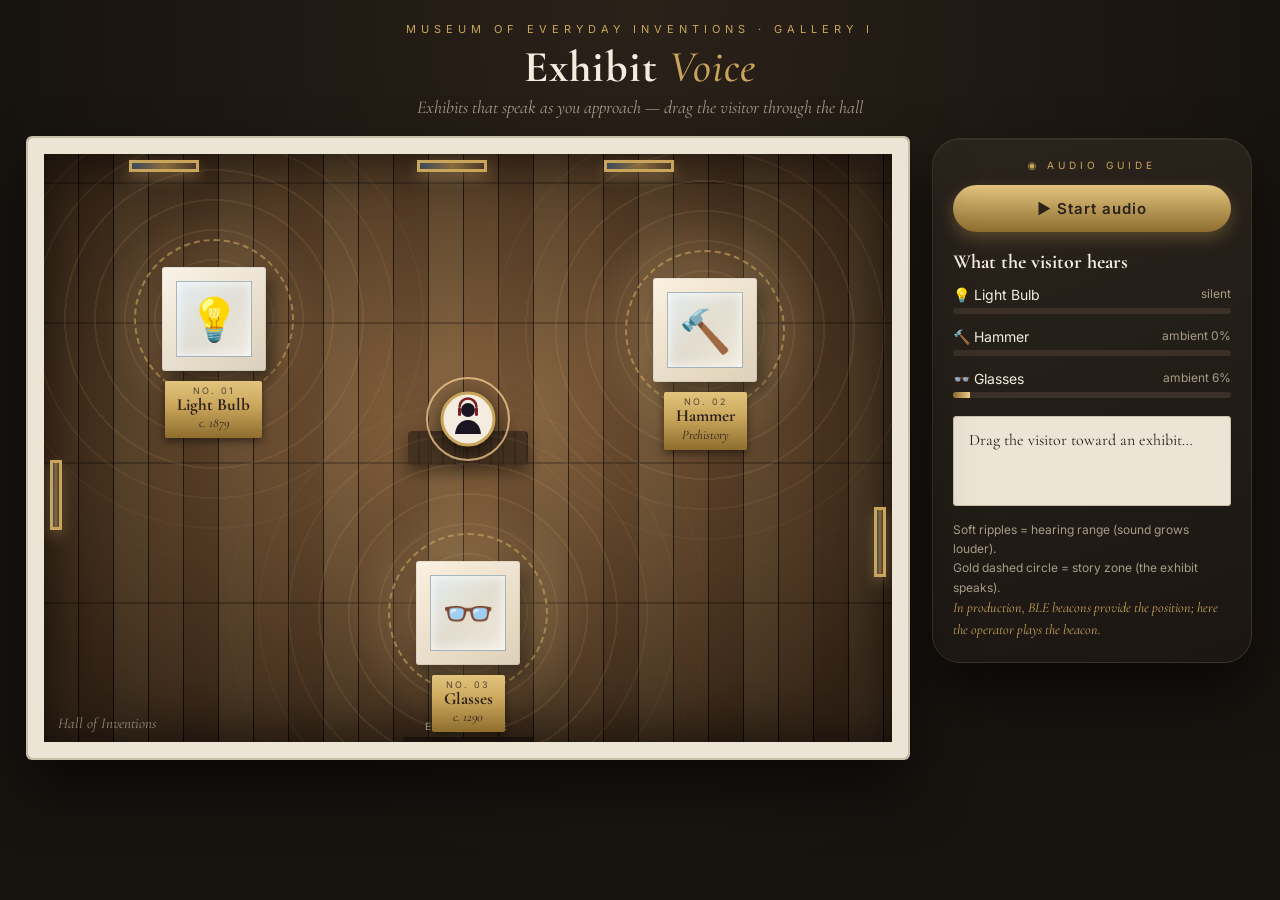
<file: index.html>
<!doctype html>
<html lang="en">
<head>
<meta charset="utf-8">
<meta name="viewport" content="width=device-width, initial-scale=1">
<title>Exhibit Voice</title>
<link rel="preconnect" href="https://fonts.googleapis.com">
<link href="https://fonts.googleapis.com/css2?family=Cormorant+Garamond:ital,wght@0,500;0,700;1,500&family=Inter:wght@400;600&display=swap" rel="stylesheet">
<style>
  :root {
    --bg: #17130f; --wall: #ece4d4; --wall-edge: #c9bea8; --gold: #c9a55a; --gold-d: #8e6d2e;
    --text: #f3ecdf; --muted: #a89c88; --ink: #2a211a; --velvet: #7d1f24; --glow: 255,214,150;
    --serif: 'Cormorant Garamond', Georgia, serif; --sans: Inter, system-ui, 'Segoe UI', sans-serif;
  }
  * { box-sizing: border-box; }
  body {
    margin: 0; color: var(--text); font-family: var(--sans);
    background: radial-gradient(ellipse at top, #2a2119, var(--bg) 70%) fixed;
  }
  header { padding: 22px 28px 6px; text-align: center; }
  .museum { font-size: 11px; letter-spacing: 5px; color: var(--gold); text-transform: uppercase; }
  h1 { margin: 4px 0 2px; font-family: var(--serif); font-size: 44px; font-weight: 700; letter-spacing: 1px; }
  h1 span { color: var(--gold); font-style: italic; font-weight: 500; }
  .tag { color: var(--muted); font-family: var(--serif); font-style: italic; font-size: 18px; }
  main { display: flex; gap: 24px; padding: 14px 28px 28px; flex-wrap: wrap; justify-content: center; }

  /* ---------- Gallery room (top-down floor plan) ---------- */
  #room {
    position: relative; flex: 1 1 720px; max-width: 1000px; height: 620px; min-width: 320px;
    touch-action: none; overflow: hidden;
    border: 16px solid var(--wall); border-radius: 4px;
    box-shadow: 0 0 0 2px var(--wall-edge), 0 30px 60px rgba(0,0,0,.6), inset 0 0 60px rgba(0,0,0,.7);
    background:
      radial-gradient(ellipse at 50% 45%, rgba(var(--glow),.10), rgba(0,0,0,.55) 85%),
      repeating-linear-gradient(0deg, transparent 0 138px, rgba(0,0,0,.28) 138px 140px),
      repeating-linear-gradient(90deg, #7b5635 0 34px, #1e140d 34px 35px, #6c4a2d 35px 69px, #1e140d 69px 70px, #82603d 70px 104px, #1e140d 104px 105px);
  }
  .decor { position: absolute; pointer-events: none; z-index: 0; }
  .painting {
    top: 6px; width: 70px; height: 12px; background: linear-gradient(90deg, #3b4a5c, #8a6b3d, #4d3a2a);
    border: 3px solid var(--gold); box-shadow: 0 6px 14px rgba(var(--glow),.25);
  }
  .painting.side { left: 6px; width: 12px; height: 70px; }
  .painting.side.r { left: auto; right: 6px; }
  .bench {
    width: 120px; height: 34px; left: 50%; top: 50%; transform: translate(-50%,-50%);
    background: repeating-linear-gradient(90deg, #3a2a1c 0 10px, #2c1f14 10px 12px); border-radius: 4px;
    box-shadow: 0 8px 16px rgba(0,0,0,.5); opacity: .8;
  }
  .door { bottom: 0; left: 50%; transform: translateX(-50%); width: 130px; height: 5px; background: #1a120c; }
  .door-label {
    bottom: 10px; left: 50%; transform: translateX(-50%); font-size: 10px; letter-spacing: 4px; color: var(--wall);
    opacity: .6; white-space: nowrap;
  }
  .room-title { left: 14px; bottom: 10px; font-family: var(--serif); font-style: italic; font-size: 15px; color: var(--wall); opacity: .55; }

  /* Sound zones */
  .ring { position: absolute; border-radius: 50%; transform: translate(-50%,-50%); pointer-events: none; z-index: 1; }
  .ring.hear {
    background: repeating-radial-gradient(circle, transparent 0 28px, rgba(var(--glow),.08) 28px 30px);
    -webkit-mask: radial-gradient(circle, #000 40%, transparent 70%); mask: radial-gradient(circle, #000 40%, transparent 70%);
  }
  .ring.story { border: 2px dashed rgba(201,165,90,.6); }

  /* Exhibits: plinth + glass vitrine + spotlight + brass placard */
  .exhibit {
    position: absolute; transform: translate(-50%,-50%); width: 104px; height: 104px; z-index: 2; user-select: none;
    background: linear-gradient(145deg, #faf6ee, #d8cfbf); border-radius: 3px;
    box-shadow: 6px 10px 18px rgba(0,0,0,.6), inset 0 0 0 1px rgba(0,0,0,.08);
    display: grid; place-items: center;
  }
  .exhibit::before {
    content: ""; position: absolute; inset: -70px; border-radius: 50%; z-index: -1;
    background: radial-gradient(circle, rgba(var(--glow),.28), transparent 65%); transition: opacity .3s, transform .3s;
    opacity: .6;
  }
  .exhibit .case {
    width: 76px; height: 76px; display: grid; place-items: center; font-size: 42px;
    background: linear-gradient(135deg, rgba(210,235,255,.55), rgba(180,210,235,.2) 50%, rgba(255,255,255,.5));
    border: 1px solid rgba(120,150,170,.6); box-shadow: inset 0 0 12px rgba(255,255,255,.8);
    transition: box-shadow .3s;
  }
  .exhibit .label {
    position: absolute; top: 114px; white-space: nowrap; text-align: center; padding: 5px 12px 6px;
    background: linear-gradient(180deg, #e2c47e, var(--gold) 45%, var(--gold-d)); color: var(--ink);
    border-radius: 2px; box-shadow: 0 3px 8px rgba(0,0,0,.5); font-family: var(--serif); line-height: 1.1;
  }
  .label .no { font-family: var(--sans); font-size: 9px; letter-spacing: 2px; opacity: .75; display: block; }
  .label .nm { font-size: 17px; font-weight: 700; }
  .label .yr { font-size: 13px; font-style: italic; }
  .exhibit.near::before { opacity: 1; transform: scale(1.1); }
  .exhibit.telling::before { opacity: 1; transform: scale(1.3); background: radial-gradient(circle, rgba(var(--glow),.55), transparent 65%); }
  .exhibit.telling .case { box-shadow: inset 0 0 12px #fff, 0 0 28px rgba(var(--glow),.9); }
  .exhibit.telling .nm::after { content: " ♪"; }

  /* Visitor */
  #visitor {
    position: absolute; width: 56px; height: 56px; transform: translate(-50%,-50%);
    cursor: grab; z-index: 10; touch-action: none; filter: drop-shadow(0 6px 10px rgba(0,0,0,.7));
  }
  #visitor:active { cursor: grabbing; }
  #visitor .waves { position: absolute; inset: -14px; border-radius: 50%; border: 2px solid rgba(var(--glow),.7); animation: pulse 1.8s infinite; }
  @keyframes pulse { from { transform: scale(.6); opacity: 1; } to { transform: scale(1.5); opacity: 0; } }

  /* ---------- Audio guide (side panel) ---------- */
  aside {
    flex: 0 1 320px; min-width: 280px; padding: 20px; border-radius: 28px; align-self: flex-start;
    background: linear-gradient(160deg, #2b241d, #1b1612); border: 1px solid #3d3228;
    box-shadow: 0 30px 60px rgba(0,0,0,.6), inset 0 1px 0 rgba(255,255,255,.06);
  }
  .device-top { text-align: center; font-size: 10px; letter-spacing: 4px; color: var(--gold); margin-bottom: 14px; }
  aside h2 { margin: 18px 0 12px; font-family: var(--serif); font-size: 20px; font-weight: 700; color: var(--text); }
  button#start {
    width: 100%; padding: 14px; font: 600 15px var(--sans); letter-spacing: 1px; border: 0; border-radius: 40px;
    background: linear-gradient(180deg, #e2c47e, var(--gold-d)); color: var(--ink); cursor: pointer;
    box-shadow: 0 6px 16px rgba(201,165,90,.3);
  }
  button#start.on { background: #3a3027; color: var(--text); box-shadow: none; }
  .meter { margin-bottom: 14px; }
  .meter .row { display: flex; justify-content: space-between; font-size: 14px; margin-bottom: 5px; }
  .bar { height: 6px; background: #3a3027; border-radius: 3px; overflow: hidden; }
  .bar i { display: block; height: 100%; width: 0; background: linear-gradient(90deg, var(--gold-d), #f1d08a); transition: width .08s; }
  .state { font-size: 12px; color: var(--muted); }
  #nowPlaying {
    margin-top: 18px; padding: 14px 16px; min-height: 90px; border-radius: 4px;
    background: var(--wall); color: var(--ink); font-family: var(--serif); font-size: 16px; line-height: 1.35;
    box-shadow: inset 0 0 0 1px var(--wall-edge);
  }
  #nowPlaying b { color: var(--velvet); }
  .hint { margin-top: 14px; font-size: 12px; color: var(--muted); line-height: 1.6; }
  .hint i { font-family: var(--serif); font-size: 14px; color: var(--gold); }
</style>
</head>
<body>
<header>
  <div class="museum">Museum of Everyday Inventions · Gallery I</div>
  <h1>Exhibit <span>Voice</span></h1>
  <div class="tag">Exhibits that speak as you approach — drag the visitor through the hall</div>
</header>
<main>
  <div id="room">
    <div class="decor painting" style="left:10%"></div>
    <div class="decor painting" style="left:44%"></div>
    <div class="decor painting" style="left:66%"></div>
    <div class="decor painting side" style="top:52%"></div>
    <div class="decor painting side r" style="top:60%"></div>
    <div class="decor bench"></div>
    <div class="decor door"></div>
    <div class="decor door-label">ENTRANCE</div>
    <div class="decor room-title">Hall of Inventions</div>
    <div id="visitor">
      <div class="waves"></div>
      <svg viewBox="0 0 56 56" width="56" height="56">
        <circle cx="28" cy="28" r="26" fill="#f3ecdf" stroke="#c9a55a" stroke-width="3"/>
        <circle cx="28" cy="19" r="7" fill="#1a1520"/>
        <path d="M15 43c1-9 6-14 13-14s12 5 13 14z" fill="#1a1520"/>
        <rect x="18" y="16" width="3" height="9" rx="1.5" fill="#7d1f24"/>
        <rect x="35" y="16" width="3" height="9" rx="1.5" fill="#7d1f24"/>
        <path d="M19.5 16a8.5 8.5 0 0 1 17 0" stroke="#7d1f24" stroke-width="2.5" fill="none"/>
      </svg>
    </div>
  </div>
  <aside>
    <div class="device-top">◉ AUDIO GUIDE</div>
    <button id="start">▶ Start audio</button>
    <h2>What the visitor hears</h2>
    <div id="meters"></div>
    <div id="nowPlaying">Drag the visitor toward an exhibit…</div>
    <div class="hint">
      Soft ripples = hearing range (sound grows louder).<br>
      Gold dashed circle = story zone (the exhibit speaks).<br>
      <i>In production, BLE beacons provide the position; here the operator plays the beacon.</i>
    </div>
  </aside>
</main>

<script>
// ===== CONFIG: drop your audio files into ./audio/ with these names (optional) =====
// If a file is missing, a synthesized ambient sound / browser voice is used instead.
const EXHIBITS = [
  { id: 'bulb', name: 'Light Bulb', emoji: '💡', year: 'c. 1879', x: 0.20, y: 0.28,
    ambientFile: 'audio/freesound_community-ding-idea-40142.mp3', storyFile: 'audio/The History Of The Lightbulb.mp3',
    storyText: "Hello! I am the light bulb. Before me, people lit their homes with candles and gas lamps. In 1879 Thomas Edison tested thousands of materials until a carbon filament glowed for hours. Today, I changed how the whole world lives after dark." },
  { id: 'hammer', name: 'Hammer', emoji: '🔨', year: 'Prehistory', x: 0.78, y: 0.30,
    ambientFile: 'audio/freesound_community-hammer-6145.mp3', storyFile: null,
    storyText: "Clang! I am the hammer, one of humanity's oldest tools. Over two million years ago our ancestors struck stones together. Later, blacksmiths used me to forge swords, horseshoes and the tools that built cities." },
  { id: 'glasses', name: 'Glasses', emoji: '👓', year: 'c. 1290', x: 0.50, y: 0.78,
    ambientFile: 'audio/glass.mp3', storyFile: null,
    storyText: "Hi, I am a pair of glasses. I was invented in Italy around the year 1290. Before me, people who could not see well simply had to stop reading. I helped scholars and monks keep working for many more years." },
];
const HEAR_RADIUS = 260;   // px: start hearing ambient
const STORY_RADIUS = 80;   // px: story begins
const STORY_EXIT = 110;    // px: leaving this far stops the story

// ===== DOM setup =====
const room = document.getElementById('room');
const visitor = document.getElementById('visitor');
const meters = document.getElementById('meters');
const nowPlaying = document.getElementById('nowPlaying');
const startBtn = document.getElementById('start');

EXHIBITS.forEach((ex, i) => {
  ex.hearRing = Object.assign(document.createElement('div'), { className: 'ring hear' });
  ex.storyRing = Object.assign(document.createElement('div'), { className: 'ring story' });
  ex.el = document.createElement('div');
  ex.el.className = 'exhibit';
  ex.el.innerHTML = `<div class="case">${ex.emoji}</div><div class="label"><span class="no">NO. 0${i + 1}</span><span class="nm">${ex.name}</span><br><span class="yr">${ex.year}</span></div>`;
  room.append(ex.hearRing, ex.storyRing, ex.el);
  const m = document.createElement('div');
  m.className = 'meter';
  m.innerHTML = `<div class="row"><span>${ex.emoji} ${ex.name}</span><span class="state">silent</span></div><div class="bar"><i></i></div>`;
  meters.append(m);
  ex.barEl = m.querySelector('i');
  ex.stateEl = m.querySelector('.state');
  ex.telling = false;
});

let vx = 0, vy = 0;
function layout() {
  const w = room.clientWidth, h = room.clientHeight;
  EXHIBITS.forEach(ex => {
    ex.px = ex.x * w; ex.py = ex.y * h;
    for (const [el, r] of [[ex.el, 0], [ex.hearRing, HEAR_RADIUS], [ex.storyRing, STORY_RADIUS]]) {
      el.style.left = ex.px + 'px'; el.style.top = ex.py + 'px';
      if (r) { el.style.width = el.style.height = r * 2 + 'px'; }
    }
  });
  if (!vx) { vx = w * 0.5; vy = h * 0.45; }
  vx = Math.min(Math.max(vx, 20), w - 20); vy = Math.min(Math.max(vy, 20), h - 20);
  placeVisitor();
}
function placeVisitor() { visitor.style.left = vx + 'px'; visitor.style.top = vy + 'px'; update(); }
window.addEventListener('resize', layout);

// ===== Dragging (mouse + touch) =====
let dragging = false, offX = 0, offY = 0;
visitor.addEventListener('pointerdown', e => {
  dragging = true; visitor.setPointerCapture(e.pointerId);
  const r = room.getBoundingClientRect();
  offX = e.clientX - r.left - vx; offY = e.clientY - r.top - vy;
});
visitor.addEventListener('pointermove', e => {
  if (!dragging) return;
  const r = room.getBoundingClientRect();
  vx = Math.min(Math.max(e.clientX - r.left - offX, 20), r.width - 20);
  vy = Math.min(Math.max(e.clientY - r.top - offY, 20), r.height - 20);
  placeVisitor();
});
visitor.addEventListener('pointerup', () => dragging = false);
// Click anywhere in the room to jump there
room.addEventListener('pointerdown', e => {
  if (e.target.closest('#visitor')) return;
  const r = room.getBoundingClientRect();
  vx = e.clientX - r.left; vy = e.clientY - r.top; placeVisitor();
});

// ===== Audio =====
let ctx = null, audioOn = false;

function fileExists(src) {
  return new Promise(res => {
    if (!src) return res(null);
    const a = new Audio();
    a.oncanplaythrough = () => res(a);
    a.onerror = () => res(null);
    a.src = src;
    setTimeout(() => res(null), 2500);
  });
}

// Synthesized fallback ambients
function synthAmbient(ex, out) {
  if (ex.id === 'bulb') {            // electric hum with flicker
    const f = ctx.createBiquadFilter(); f.type = 'lowpass'; f.frequency.value = 900;
    [100, 200, 300].forEach((fr, i) => {
      const o = ctx.createOscillator(); o.type = 'sawtooth'; o.frequency.value = fr;
      const g = ctx.createGain(); g.gain.value = 0.25 / (i + 1);
      o.connect(g).connect(f); o.start();
    });
    const flick = ctx.createGain(); flick.gain.value = 0.6;
    const lfo = ctx.createOscillator(); lfo.frequency.value = 7;
    const lfoG = ctx.createGain(); lfoG.gain.value = 0.25;
    lfo.connect(lfoG).connect(flick.gain); lfo.start();
    f.connect(flick).connect(out);
  } else if (ex.id === 'hammer') {   // rhythmic anvil strikes
    const strike = () => {
      const t = ctx.currentTime;
      [880, 1320, 2150].forEach(fr => {
        const o = ctx.createOscillator(); o.frequency.value = fr * (0.98 + Math.random() * 0.04);
        const g = ctx.createGain(); g.gain.setValueAtTime(0.35, t); g.gain.exponentialRampToValueAtTime(0.001, t + 0.9);
        o.connect(g).connect(out); o.start(t); o.stop(t + 1);
      });
      const n = ctx.createBufferSource(); n.buffer = noiseBuf;
      const ng = ctx.createGain(); ng.gain.setValueAtTime(0.6, t); ng.gain.exponentialRampToValueAtTime(0.001, t + 0.08);
      n.connect(ng).connect(out); n.start(t); n.stop(t + 0.1);
    };
    setInterval(strike, 900);
  } else {                           // glassy shimmer / clinks
    const ping = () => {
      const t = ctx.currentTime, fr = 1800 + Math.random() * 2200;
      const o = ctx.createOscillator(); o.frequency.value = fr;
      const g = ctx.createGain(); g.gain.setValueAtTime(0.25, t); g.gain.exponentialRampToValueAtTime(0.001, t + 1.5);
      o.connect(g).connect(out); o.start(t); o.stop(t + 1.6);
    };
    setInterval(() => { if (Math.random() < 0.7) ping(); }, 350);
  }
}
let noiseBuf;

async function initAudio() {
  ctx = new (window.AudioContext || window.webkitAudioContext)();
  noiseBuf = ctx.createBuffer(1, ctx.sampleRate * 0.2, ctx.sampleRate);
  const d = noiseBuf.getChannelData(0); for (let i = 0; i < d.length; i++) d[i] = Math.random() * 2 - 1;

  for (const ex of EXHIBITS) {
    ex.gain = ctx.createGain(); ex.gain.gain.value = 0;
    ex.pan = ctx.createStereoPanner ? ctx.createStereoPanner() : null;
    ex.pan ? ex.gain.connect(ex.pan).connect(ctx.destination) : ex.gain.connect(ctx.destination);

    const amb = await fileExists(ex.ambientFile);
    if (amb) { ex.ambientAudio = amb; amb.loop = true; amb.volume = 0; amb.play(); }
    else synthAmbient(ex, ex.gain);

    ex.storyAudio = await fileExists(ex.storyFile);
    if (ex.storyAudio) ex.storyAudio.loop = true;   // story repeats while visitor stays in the zone
  }
}

function startStory(ex) {
  ex.telling = true;
  nowPlaying.innerHTML = `<b>${ex.emoji} ${ex.name} is speaking…</b><br>${ex.storyText}`;
  if (ex.storyAudio) { ex.storyAudio.currentTime = 0; ex.storyAudio.play(); }
  else if ('speechSynthesis' in window) {
    speechSynthesis.cancel();
    const u = new SpeechSynthesisUtterance(ex.storyText);
    u.rate = 0.95; u.onend = () => { if (ex.telling) speechSynthesis.speak(u); };   // loop
    speechSynthesis.speak(u);
  }
}
function stopStory(ex) {
  ex.telling = false;
  if (ex.storyAudio) ex.storyAudio.pause();
  else if ('speechSynthesis' in window) speechSynthesis.cancel();
  nowPlaying.textContent = 'Story paused — walk back to hear it again.';
}

// ===== Distance → volume =====
function update() {
  EXHIBITS.forEach(ex => {
    const d = Math.hypot(vx - ex.px, vy - ex.py);
    let vol = Math.max(0, 1 - d / HEAR_RADIUS); vol = vol * vol;   // smooth falloff
    const anyStory = EXHIBITS.some(e => e.telling);
    const ambVol = ex.telling ? 0 : anyStory ? vol * 0.15 : vol;     // silence own ambient, duck others under story

    if (audioOn) {
      if (ex.ambientAudio) ex.ambientAudio.volume = Math.min(1, ambVol);
      else ex.gain.gain.setTargetAtTime(ambVol * 0.6, ctx.currentTime, 0.05);
      if (ex.pan) ex.pan.pan.setTargetAtTime(Math.max(-1, Math.min(1, (ex.px - vx) / HEAR_RADIUS)), ctx.currentTime, 0.05);

      if (!ex.telling && d < STORY_RADIUS) {
        EXHIBITS.forEach(o => o !== ex && o.telling && stopStory(o));
        startStory(ex);
      } else if (ex.telling && d > STORY_EXIT) stopStory(ex);
    }

    ex.barEl.style.width = (vol * 100).toFixed(0) + '%';
    ex.el.classList.toggle('near', vol > 0);
    ex.el.classList.toggle('telling', ex.telling);
    ex.stateEl.textContent = ex.telling ? '🗣 telling story' : d < STORY_RADIUS ? 'story zone' : vol > 0 ? `ambient ${(vol * 100) | 0}%` : 'silent';
  });
}

async function toggleAudio(forceOn) {
  if (starting) return;
  if (!ctx) { starting = true; startBtn.textContent = 'Loading…'; await initAudio(); starting = false; }
  audioOn = forceOn ? true : !audioOn;
  if (audioOn) { ctx.resume(); EXHIBITS.forEach(e => e.ambientAudio && e.ambientAudio.play()); }
  else {
    ctx.suspend(); EXHIBITS.forEach(e => { e.ambientAudio && e.ambientAudio.pause(); e.telling && stopStory(e); });
  }
  startBtn.textContent = audioOn ? '⏸ Mute audio' : '▶ Start audio';
  startBtn.classList.toggle('on', audioOn);
  update();
}
let starting = false;
startBtn.addEventListener('click', () => toggleAudio());
// Pressing anywhere in the room turns audio on automatically
room.addEventListener('pointerdown', () => { if (!audioOn) toggleAudio(true); });

layout();
</script>
</body>
</html>
</file>
